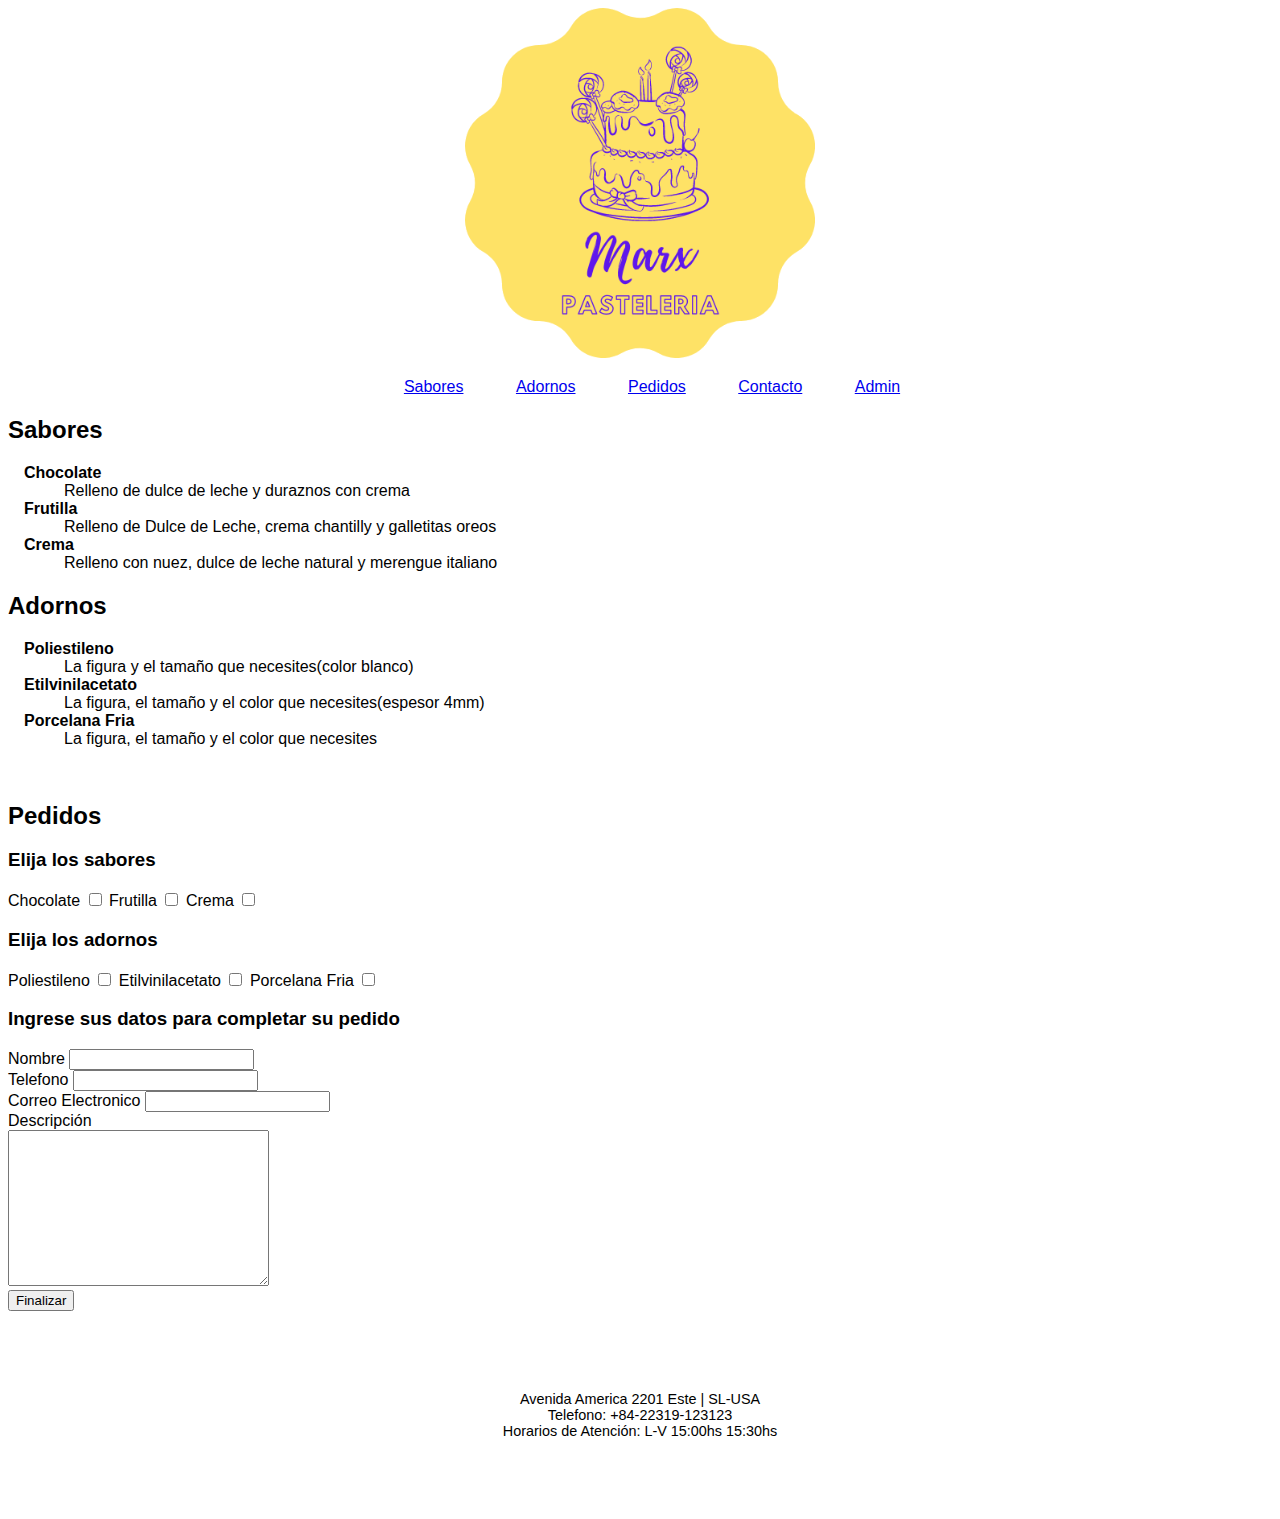
<file: 02-HTML/index.html>
<!DOCTYPE html>
<html lang="es">
<head>
    <meta charset="UTF-8">
    <meta http-equiv="X-UA-Compatible" content="IE=edge">
    <meta name="viewport" content="width=device-width, initial-scale=1.0">
    <title>Pastería Marx</title>
    <style>
        *{
            font-family: Verdana, Geneva, Tahoma, sans-serif;
        }
        #main-header{
            text-align: center;
        }
        dl{
            margin: 1rem;
        }

        #navi {
            text-align: center;
        }
        #navi li{
            display: inline;
            padding-left: 1rem;
            padding-right: 2rem;
        }
        footer{
            text-align: center;
            margin: 5rem;
            font-size: 0.9rem;
        }
        footer p{
            text-align: center;
            margin: 0rem;
            font-size: 0.9rem;
        }
    </style>
</head>
<body>
    <header id="main-header">
        <img src="./img/marx-logo1.png" alt="mark-logo" width="350rem" height="350rem"/>
    </header>
    <nav id="navi">
        <ul>
            <li><a href="#sabores">Sabores</a></li>
            <li><a href="#adornos">Adornos</a></li>
            <li><a href="#pedidos">Pedidos</a></li>
            <li><a href="#contacto">Contacto</a></li>
            <li><a href="./pastelero.html" target="_blank">Admin</a></li>
        </ul>
    </nav>
    <main>
        <section id="sabores">
            <h2><b>Sabores</b></h2>
            <dl>
                <dt><b>Chocolate</b></dt>
                <dd>Relleno de dulce de leche y duraznos con crema</dd>
                <dt><b>Frutilla</b></dt>
                <dd>Relleno de Dulce de Leche, crema chantilly y galletitas oreos</dd>
                <dt><b>Crema</b></dt>
                <dd>Relleno con nuez, dulce de leche natural y merengue italiano</dd>
            </dl>
        </section>
        <section id="adornos">
            <h2><b>Adornos</b></h2>
            <dl>
                <dt><b>Poliestileno</b></dt>
                <dd>La figura y el tamaño que necesites(color blanco)</dd>
                <dt><b>Etilvinilacetato</b></dt>
                <dd>La figura, el tamaño y el color que necesites(espesor 4mm)</dd>
                <dt><b>Porcelana Fria</b></dt>
                <dd>La figura, el tamaño y el color que necesites</dd>
            </dl>
        </section>
        <br/>
        <section id="pedidos">
            <h2>Pedidos</h2>
            <div id="combinar-sabores">
                <h3><b>Elija los sabores</b></h3>
                <label for="sab-chocolate">Chocolate</label>
                <input id="sab-chocolate" type="checkbox" name="Chocolate" form="form-pedido"/>
                <label for="sab-frutilla">Frutilla</label>
                <input id="sab-frutilla" type="checkbox" name="Frutilla" form="form-pedido"/>
                <label for="sab-crema">Crema</label>
                <input id="sab-crema" type="checkbox" name="Crema" form="form-pedido"/>
            </div>
            <div id="combinar-adornos">
                <h3><b>Elija los adornos</b></h3>
                <label for="ador-poli">Poliestileno</label>
                <input id="ador-poli" type="checkbox" name="Poliestileno" form="form-pedido"/>
                <label for="ador-eti">Etilvinilacetato</label>
                <input id="ador-eti" type="checkbox" name="Etilvinilacetato" form="form-pedido"/>
                <label for="ador-porc">Porcelana Fria</label>
                <input id="ador-porc" type="checkbox" name="PorcelanaFria" form="form-pedido"/>
            </div>
            <div id="pedido-formbox">
                <h3>Ingrese sus datos para completar su pedido</h3>
                <form id="form-pedido" action="/">
                    <label for="form-nbre">Nombre</label>
                    <input id="form-nbre" type="text" name="nombre"/>
                    <br/>
                    <label for="form-tel">Telefono</label>
                    <input id="form-tel" type="number" name="telefono"/>
                    <br/>
                    <label for="form-mail">Correo Electronico</label>
                    <input id="form-mail" type="email" name="mail"/>
                    <br/>
                    <label for="form-descrip">Descripción</label><br>
                    <textarea id="form-descrip" type="text" name="descripcion" cols="30" rows="10"></textarea>
                    <br>
                    <button type="submit">Finalizar</button>
                </form>
            </div>
        </section>
        <section id="contacto">

        </section>
    </main>
    <footer>
        <p>Avenida America 2201 Este | SL-USA</p>
        <p>Telefono: +84-22319-123123</p>
        <p>Horarios de Atención: L-V 15:00hs 15:30hs</p>
    </footer>
</body>
</html>
</file>
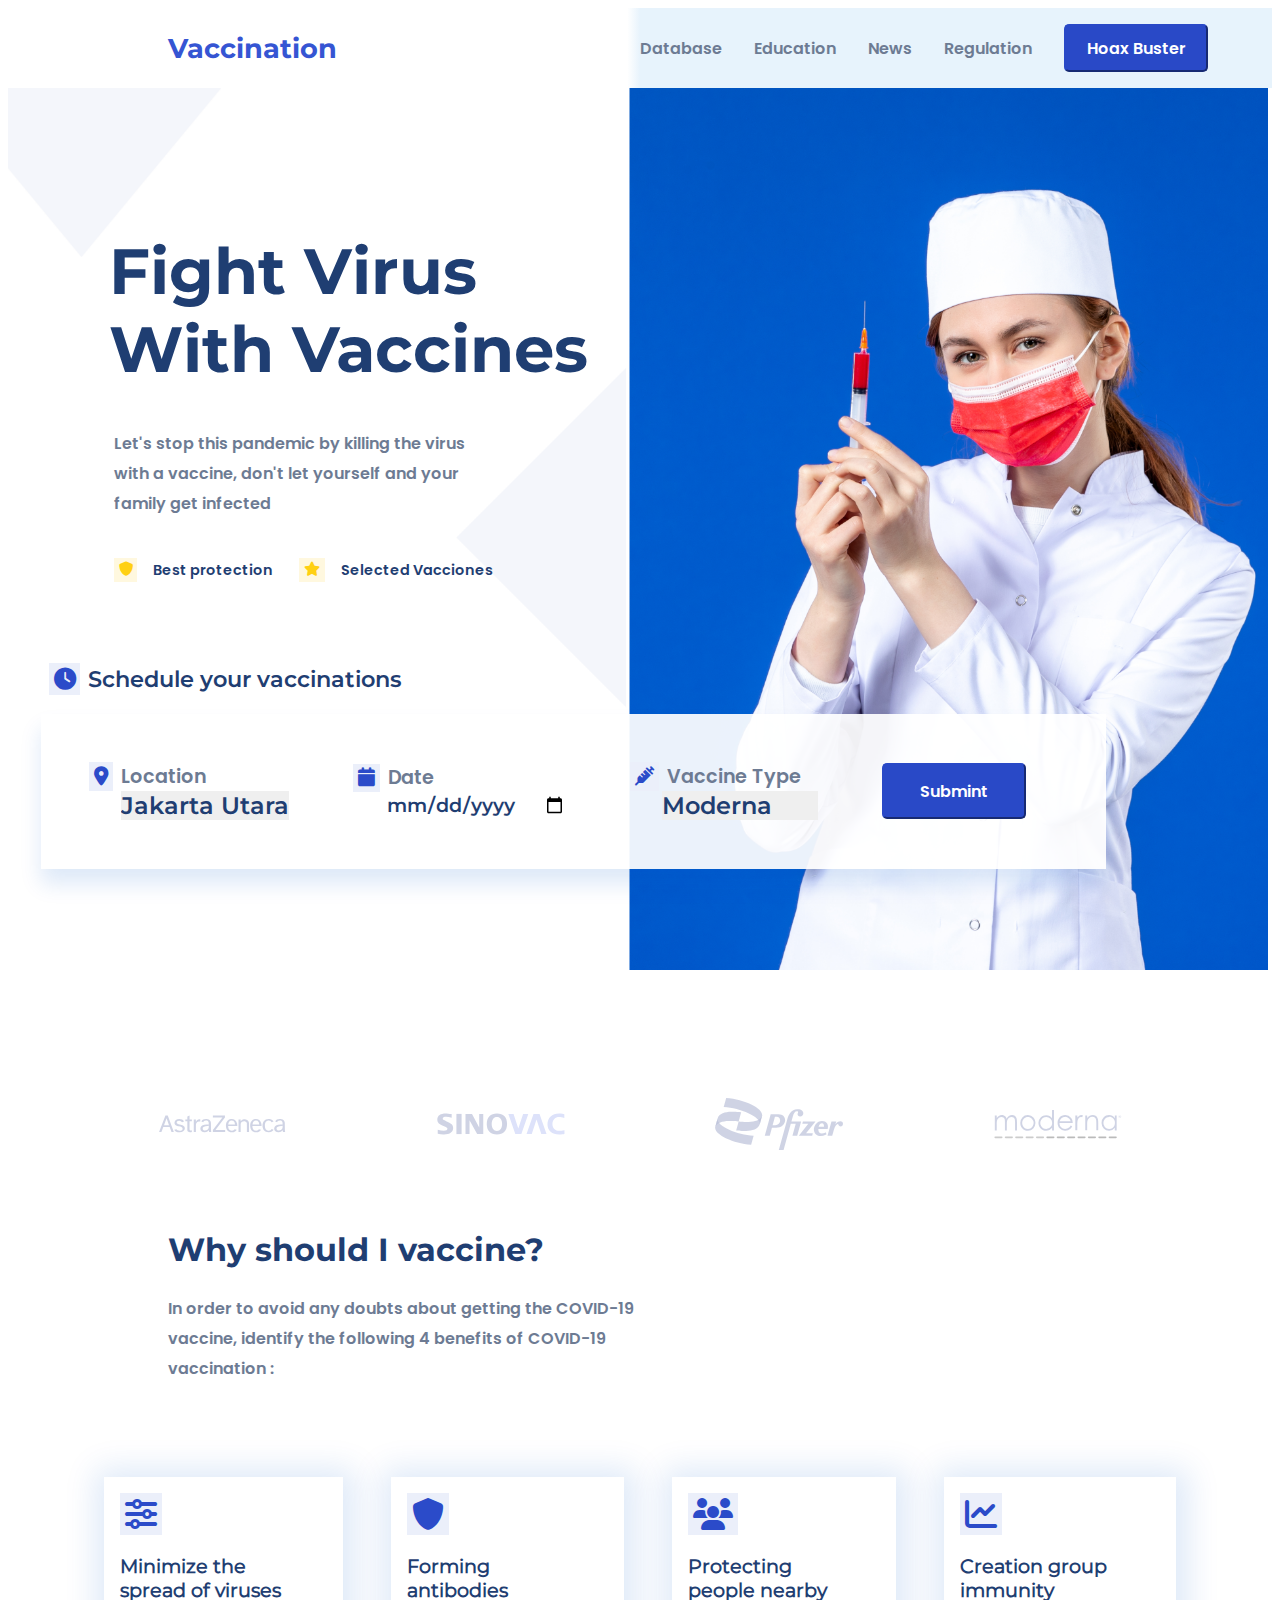
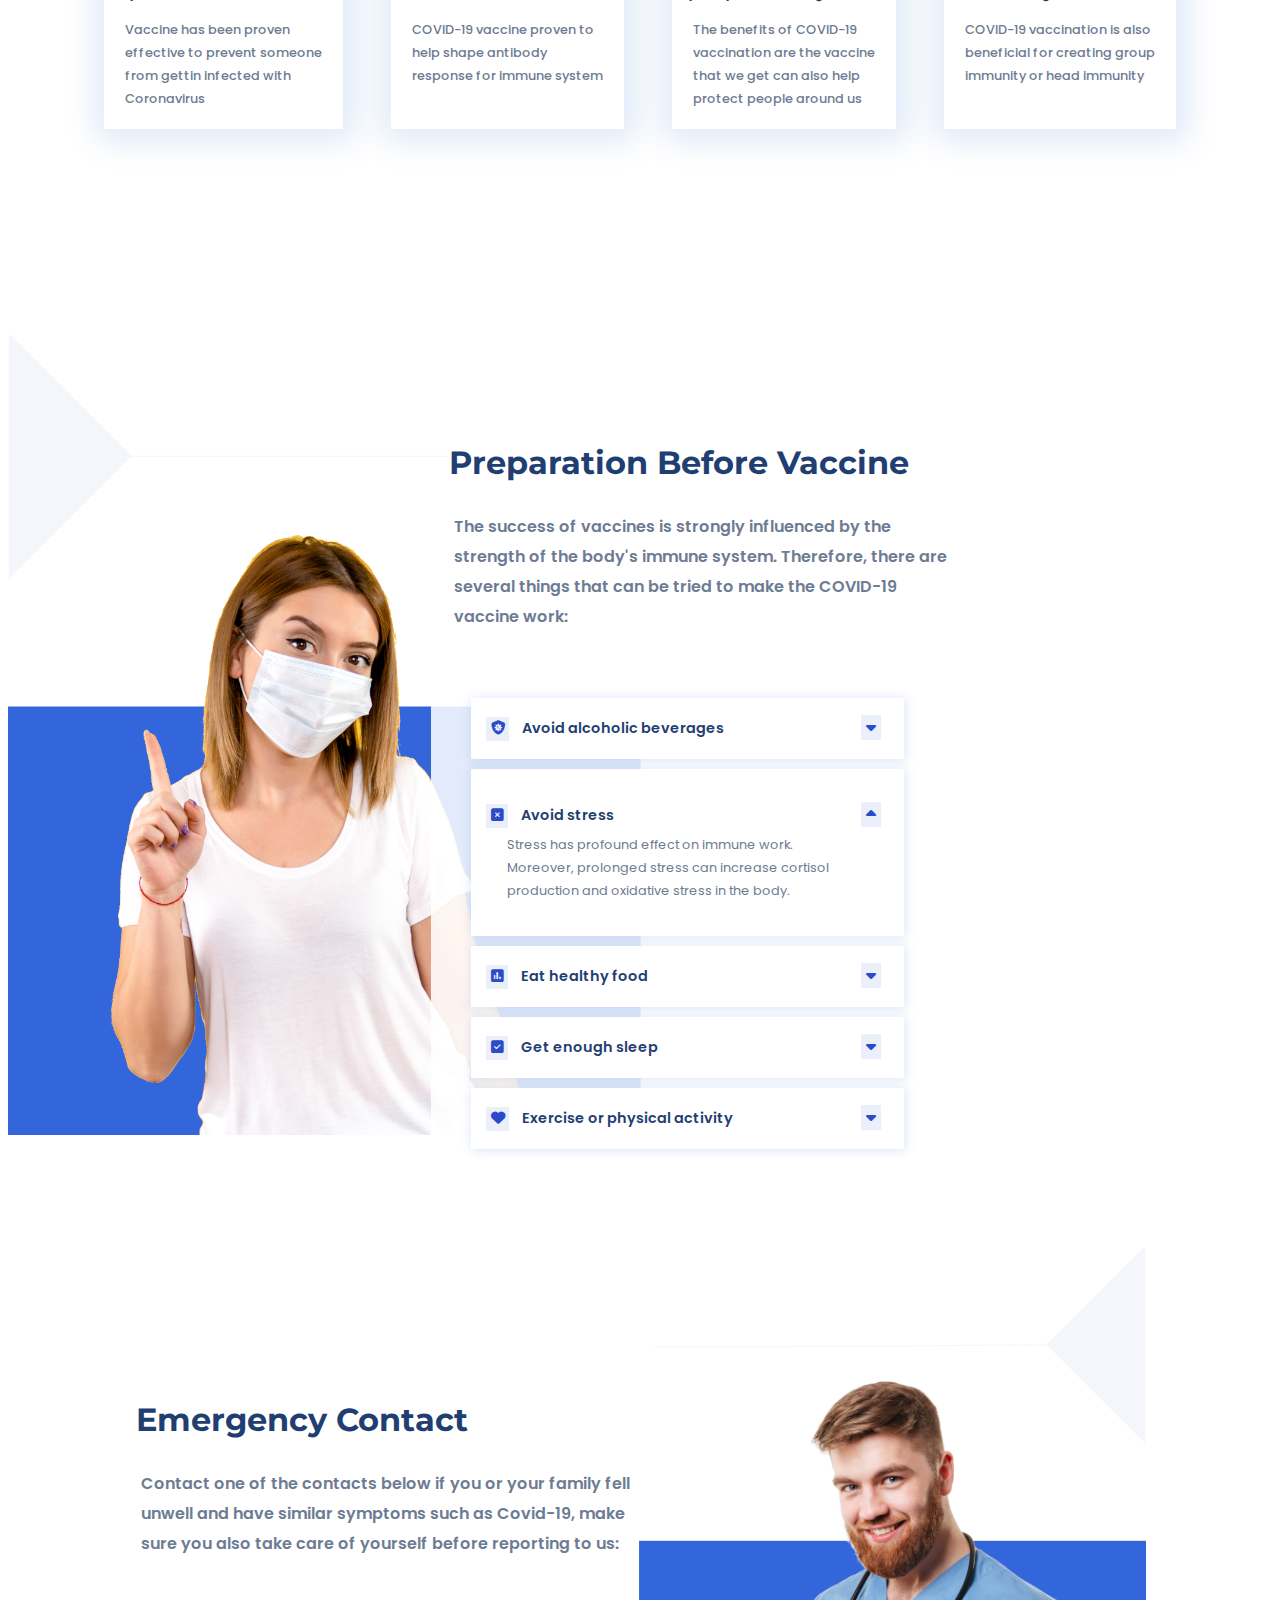
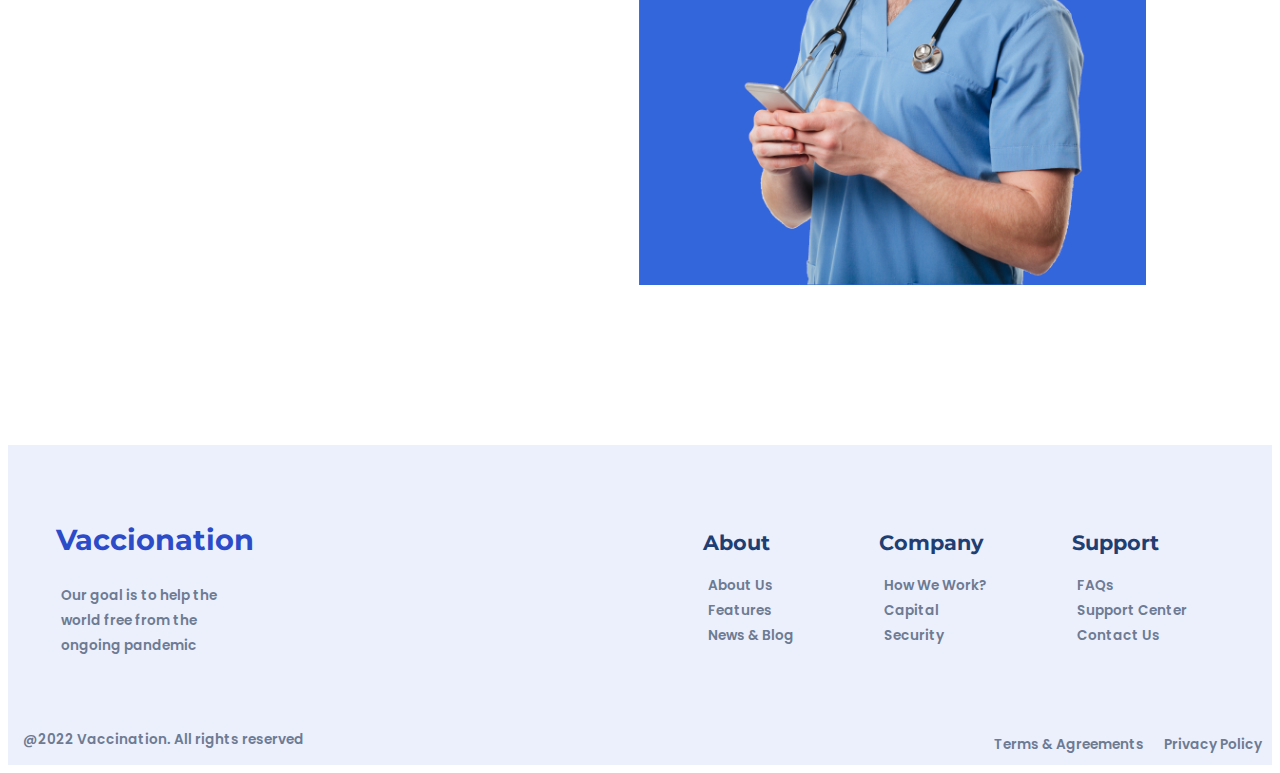
<file: 03-CSS/index.html>
<!DOCTYPE html>
<html lang="en">
<head>
    <meta charset="UTF-8">
    <meta http-equiv="X-UA-Compatible" content="IE=edge">
    <meta name="viewport" content="width=device-width, initial-scale=1.0">
    <title>Vaccination</title>
    <link rel="stylesheet" href="./css/style.css">
    <link rel="stylesheet" href="./css/inicio.css">
    <link rel="stylesheet" href="https://cdnjs.cloudflare.com/ajax/libs/font-awesome/6.2.0/css/all.min.css">

</head>
<body>
    <header class="container-row">
        <h1 id="titulo">Vaccination</h1>
        <nav id="menu">
            <ul id="menu-list">
               <li id="m-db"><a class="nav-but-text" href="">Database</a></li>
               <li id="m-edu"><a class="nav-but-text" href="">Education</a></li>
               <li id="m-news"><a class="nav-but-text" href="">News</a></li>
               <li id="m-reg"><a class="nav-but-text" href="">Regulation</a></li>
               <li id="m-hoax" class="nav-but-blue"><button id="but-hoax">Hoax Buster</button></li>
            </ul>
        </nav> 
    </header>
    <main class="main">
        <section id="inicio-section" class="ini-container">
            <div class="init">
                <div class="ini-title">
                    <h1>Fight Virus <br> With Vaccines</h1>
                    <p>Let's stop this pandemic by killing the virus</p><p> with a vaccine, don't let yourself and your </p><p>family get infected</p>
                </div>
                <div class="best-selected">
                    <!-- <span class="material-symbols-outlined icon-yellow">verified_user</span> -->
                    
                    <p><i class="fa-solid fa-shield icon-yellow fa-1x"></i>Best protection</p>
                    <p><i class="fa-solid fa-star icon-yellow fa-1x"></i>Selected Vacciones</p>
                </div>
            </div>
            <div class="ini-form">
                <h2><i class="fa-solid fa-clock icon-blue"></i>Schedule your vaccinations</h2>
                <div class="ini-form-cont">
                    <form action="" method="post">
                        <div class="ini-form-input-sel">
                            <label for="location"><i class="fa-solid fa-location-dot icon-blue"></i>Location</label><br>
                            <select name="location" id="location">
                                <option value="Jakarta Utara">Jakarta Utara</option>
                            </select>
                        </div>
                        <div class="ini-form-input-sel">
                            <label for="date"><i class="fa-solid fa-calendar icon-blue"></i>Date</label><br>
                            <input name="date" id="date" type="date"/> <!--agregar fecha actual from js-->
                        </div>
                        <div class="ini-form-input-sel">
                            <label for="vaccine-type"><i class="fa-solid fa-syringe icon-blue"></i>Vaccine Type</label><br>
                            <select name="vaccine-type" id="vaccine-type">
                                <option value="Aztrazeneca">AztraZeneca</option>
                                <option value="Sinovac">SinoVac</option>
                                <option value="Pfizer">Pfizer</option>
                                <option value="Moderna" selected>Moderna</option>
                            </select>
                        </div>
                        <button type="submit" class="but-sub">Submint</button>
                    </form>
                </div>
            </div> 
        </section>
        <section class="why-section">
            <div class="marcas-img-container">
                <img src="./img/astrazeneca_logo2.svg" alt="astrazeneca">
                <img src="./img/Sinovac_logo.svg" alt="sinovac">
                <img src="./img/Pfizer_(2021).svg" alt="pfizer">
                <img src="./img/Moderna_logo.svg" alt="moderna">
            </div>
            <h2>Why should I vaccine?</h2>
            <p>In order to avoid any doubts about getting the COVID-19</p><p>vaccine, identify the following 4 benefits of COVID-19 </p><p>vaccination :</p>
            <div class="cards-container">
                <div class="card">
                    <i class="fa-solid fa-sliders icon-blue"></i>
                    <h3>Minimize the<br>spread of viruses</h3>
                    <p class="">Vaccine has been proven</p>
                    <p class="">effective to prevent someone</p>
                    <p class="">from gettin infected with</p>
                    <p class="">Coronavirus</p>
                </div>
                <div class="card">
                    <i class="fa-solid fa-shield icon-blue"></i>
                    <h3>Forming<br>antibodies</h3>
                    <p class="">COVID-19 vaccine proven to</p>
                    <p class="">help shape antibody</p>
                    <p class="">response for immune system</p>
                </div>
                <div class="card">
                    <i class="fa-solid fa-users icon-blue"></i>
                    <h3>Protecting<br>people nearby</h3>
                    <p class="">The benefits of COVID-19</p>
                    <p class="">vaccination are the vaccine</p>
                    <p class="">that we get can also help</p>
                    <p class="">protect people around us</p>
                </div>
                <div class="card">
                    <i class="fa-solid fa-chart-line icon-blue"></i>
                    <h3>Creation group<br>immunity</h3>
                    <p class="">COVID-19 vaccination is also</p>
                    <p class="">beneficial for creating group</p>
                    <p class="">immunity or head immunity</p>
                </div>
            </div>
        </section>
        <section class="preparation-section">
            <div class="prep-whole">
                <div class="prep-container">
                    <h2>Preparation Before Vaccine</h2>
                    <p>The success of vaccines is strongly influenced by the</p>
                    <p>strength of the body's immune system. Therefore, there are</p>
                    <p>several things that can be tried to make the COVID-19</p>
                    <p>vaccine work:</p>
                </div>
                <div class="prep-list">
                    <ul class="prep-ul">
                        <li class="prep-li boxshadow">
                            <div class="una">
                                <i class="fa-solid fa-shield-virus icon-blue"></i>
                                <p>Avoid alcoholic beverages</p>
                            </div>
                            <i class="fa-solid fa-caret-down icon-blue up-down"></i>
                        </li>
                        <li class="prep-lis boxshadow">
                            <div class="prep-li">
                                <div class="una">
                                    <i class="fa-solid fa-square-xmark icon-blue"></i>
                                    <p>Avoid stress</p>
                                </div>
                                <i class="fa-solid fa-caret-up icon-blue up-down"></i>
                            </div>
                            <div class="prep-li-text">
                                <p>Stress has profound effect on immune work.</p>
                                <p>Moreover, prolonged stress can increase cortisol</p>
                                <p>production and oxidative stress in the body.</p>
                            </div>
                        </li>
                        <li class="prep-li boxshadow">
                            <div class="una">
                                <i class="fa-solid fa-square-poll-vertical icon-blue"></i>
                                <p>Eat healthy food</p>
                            </div>
                            <i class="fa-solid fa-caret-down icon-blue up-down"></i>
                        </li>
                        <li class="prep-li boxshadow">
                            <div class="una">
                                <i class="fa-solid fa-square-check icon-blue"></i>
                                <p>Get enough sleep</p>
                            </div>
                            <i class="fa-solid fa-caret-down icon-blue up-down"></i>
                        </li>
                        <li class="prep-li boxshadow">
                            <div class="una">
                                <i class="fa-solid fa-heart icon-blue"></i>
                                <p>Exercise or physical activity</p>
                            </div>
                            <i class="fa-solid fa-caret-down icon-blue up-down"></i>
                        </li>
                    </ul>
                </div>
            </div>
        </section>
        <section class="emergency-section">
            <div class="eme-container">
                <h2>Emergency Contact</h2>
                <p>Contact one of the contacts below if you or your family fell</p>
                <p>unwell and have similar symptoms such as Covid-19, make</p>
                <p>sure you also take care of yourself before reporting to us:</p>
            </div>
        </section>
    </main>
    <footer class="footer">
        <div class="sub-foo">
            <div class="foo-vac">
                <h3>Vaccionation</h3>
                <p>Our goal is to help the</p>
                <p>world free from the</p>
                <p>ongoing pandemic</p>
            </div>
            <div class="cards2">
                <div class="card2">
                    <h3>About</h3>
                    <p>About Us</p>
                    <p>Features</p>
                    <p>News & Blog</p>
                </div>
                <div class="card2">
                    <h3>Company</h3>
                    <p>How We Work?</p>
                    <p>Capital</p>
                    <p>Security</p>
                </div>
                <div class="card2">
                    <h3>Support</h3>
                    <p>FAQs</p>
                    <p>Support Center</p>
                    <p>Contact Us</p>
                </div>
            </div>
        </div>
        <div class="end-line">
            <p>@2022 Vaccination. All rights reserved</p>
            <div class="end">
                <p>Terms & Agreements</p>
                <p>Privacy Policy</p>
            </div>
        </div>
    </footer>
</body>
</html>
</file>
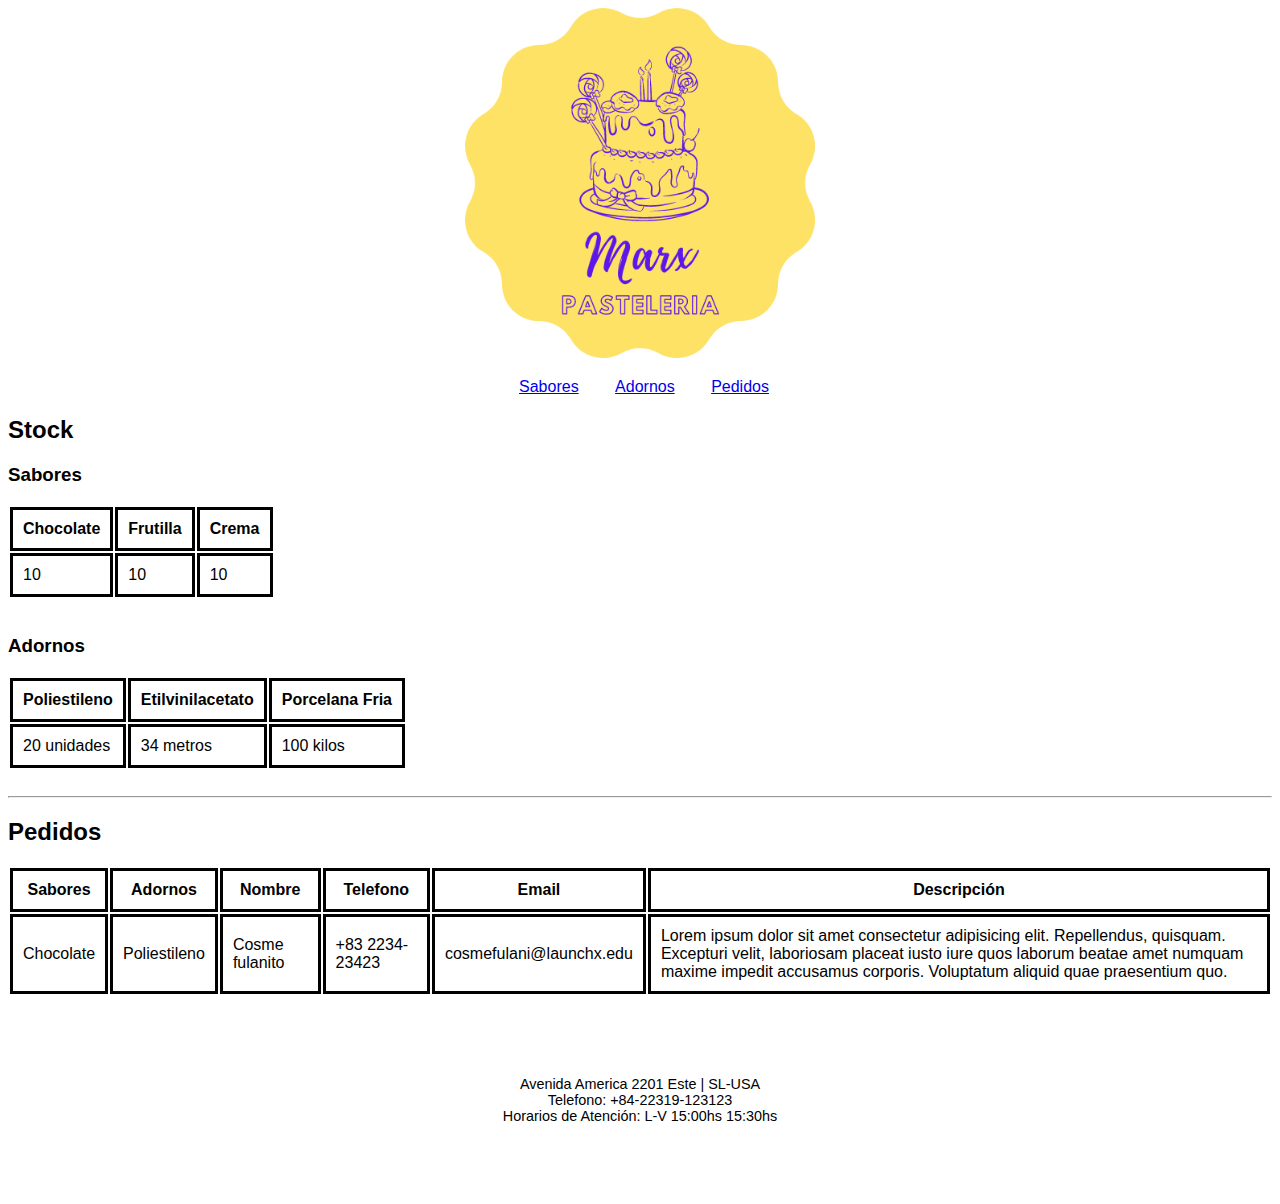
<file: 02-HTML/pastelero.html>
<!DOCTYPE html>
<html lang="en">
<head>
    <meta charset="UTF-8">
    <meta http-equiv="X-UA-Compatible" content="IE=edge">
    <meta name="viewport" content="width=device-width, initial-scale=1.0">
    <title>Pastelero</title>
    <style>
        *{
            font-family: Verdana, Geneva, Tahoma, sans-serif;
        }
        #main-header{
            text-align: center;
        }
        #navi {
            text-align: center;
        }
        #navi li{
            display: inline;
            padding-right: 2rem;
        }
        th,td{
            padding: 10px;
            border: 3px solid;
        }
        footer{
            text-align: center;
            margin: 5rem;
            font-size: 0.9rem;
        }
        footer p{
            text-align: center;
            margin: 0rem;
            font-size: 0.9rem;
        }
    </style>
</head>
<body>
    <header id="main-header">
        <img src="./img/marx-logo1.png" alt="mark-logo" width="350rem" height="350rem"/>
    </header>
    <nav id="navi">
        <ul>
            <li><a href="#sabores">Sabores</a></li>
            <li><a href="#adornos">Adornos</a></li>
            <li><a href="#pedidos">Pedidos</a></li>
          
        </ul>
    </nav>
    <main>
        <h2>Stock</h2>
        <section id="sabores">
            <h3>Sabores</h3>
            <table>
                <tr>
                    <th>Chocolate</th>
                    <th>Frutilla</th>
                    <th>Crema</th>
                </tr>
                <tr>
                    <td>10</td>
                    <td>10</td>
                    <td>10</td>
                </tr>
            </table>
        </section>
        <br>
        <section id="adornos">
            <h3>Adornos</h3>
            <table>
                <tr>
                    <th>Poliestileno</th>
                    <th>Etilvinilacetato</th>
                    <th>Porcelana Fria</th>
                </tr>
                <tr>
                    <td>20 unidades</td>
                    <td>34 metros</td>
                    <td>100 kilos</td>
                </tr>
            </table>
        </section>
        <br>
        <hr>
        <section id="pedidos">
            <h2>Pedidos</h2>
            <table>
                <tr>
                    <th>Sabores</th>
                    <th>Adornos</th>
                    <th>Nombre</th>
                    <th>Telefono</th>
                    <th>Email</th>
                    <th>Descripción</th>
                </tr>
                <tr>
                    <td>Chocolate</td>
                    <td>Poliestileno</td>
                    <td>Cosme fulanito</td>
                    <td>+83 2234-23423</td>
                    <td>cosmefulani@launchx.edu</td>
                    <td>Lorem ipsum dolor sit amet consectetur adipisicing elit. Repellendus, quisquam. Excepturi velit, laboriosam placeat iusto iure quos laborum beatae amet numquam maxime impedit accusamus corporis. Voluptatum aliquid quae praesentium quo.</td>
                </tr>
            </table>
        </section>
    </main>
    <footer>
        <p>Avenida America 2201 Este | SL-USA</p>
        <p>Telefono: +84-22319-123123</p>
        <p>Horarios de Atención: L-V 15:00hs 15:30hs</p>
    </footer>
</body>
</html>
</file>
<file: 03-CSS/css/style.css>
@font-face {
    font-family: Poppins-Bold;
    src: url("../fonts/Poppins/Poppins-Bold.ttf");
}
@font-face {
    font-family: Poppins-Reg;
    src: url("../fonts/Poppins/Poppins-Regular.ttf");
}
@font-face {
    font-family: Poppins-Semi;
    src: url("../fonts/Poppins/Poppins-SemiBold.ttf");
}
@font-face {
    font-family: Poppins-Medi;
    src: url("../fonts/Poppins/Poppins-Medium.ttf");
}
@font-face {
    font-family: Monserrat-Bold;
    src: url("../fonts/Monserrat/static/Montserrat-Bold.ttf");
}
@font-face {
    font-family: Monserrat-Regular;
    src: url("../fonts/Monserrat/static/Montserrat-Regular.ttf");
}
@font-face {
    font-family: Monserrat-Semibold;
    src: url("../fonts/Monserrat/static/Montserrat-SemiBold.ttf");
}
*{
    font-family: Poppins-Reg, Arial;
}
.container-row{
    margin: 0 0;
    padding: 0;
    display: flex;
    align-items: center;
    justify-content: space-between;
    background-image: linear-gradient(to right,#fff 49%, #e7f3fc 50%);
    background-position: center;
}
#titulo{
    /* align-items: center; */
    padding-left: 10rem;
    font-size: 1.7rem;
    font-family: Monserrat-Bold;
    color: #3555d3;
}
a:link, a:visited, a:active{
    text-decoration: none;
}
.nav-but-text{
    color: #6d7b93;
}

#menu-list {
    display: flex;
    padding: 0;
    justify-content: center;
    align-content: center;
    
}

#menu-list li{
    list-style-type: none;
    padding-right: 2rem;
    align-self: center;
   
}

#menu-list a{
    font-size: 1rem;
    font-family: Poppins-Semi;
}
#menu{
  
    
     align-content: center;
     padding-right: 2rem;
   
}
#but-hoax{
    font-family: Poppins-Semi;
    font-size: 1rem;
    color: white;
    background-color: #2949c7;
    border-color: #2949c7;
    border-radius: 5px;
    width: 9rem;
    height: 3rem;
}
/*
 nav{
    
    background-color: blue;
}

ul{
    background-color: green;
}
header{
    background-color: gray;
}
h1{
    background-color: blueviolet;
}
li{
    background-color: orange;
}
a{
    background-color: red;
} */
.container{
    display: flex;
    background-color: lightgray;
    height: 60vh;
    width: 98vw;
    justify-content: center;
    flex-flow: row wrap;
     /* align-items: center; */
    align-content: center;  

}
.one{
    background-color: green;
    height: 6rem;
    width: 6rem; 
    align-self: flex-start;
    flex-grow: 2;
      
/* flex: 1 1 6rem; */
}
.two{
    background-color: red;
    height: 6rem;
    width: 6rem;
    align-self: flex-end;
    flex-grow: 1;
}
.three{
    background-color: blue;
    height: 6rem;
    width: 6rem;
    align-self: flex-end;
    flex-grow: 1;
}
.four{
    background-color: orange;
    height: 6rem;
    width: 6rem;
    align-self: flex-end;
    flex-grow: 1;
}
.pe{
    margin: 10px;
}
</file>
<file: 03-CSS/css/inicio.css>
p{
    margin: 5px;
}
.ini-title > h1{
    font-family: Monserrat-Bold;
    font-size: 4rem;
    color:#1f3e72;
}
.ini-title > p{
    color:#6d7b93;
    font-family: Poppins-Semi;
}
.ini-title{
    margin-top: 8%;
    margin-left: 8%;
}
.best-selected > p{
    color: #1f3e72;
    font-size: 0.9rem;
    font-family: Poppins-Semi;
}
.best-selected{
    margin-left: 8%;
    /* height: 3rem; */
    /* background-color: blue; */
    display: flex;
    gap: 1rem;
    justify-content: flex-start;
    /* align-content: baseline; */
}
.ini-form > h2{
   color:#1f3e72;
   font-size: 1.4rem;
   font-family: Monserrat-Semibold;
   width: 34vw;
   text-align: center;
}
/* 
.ini-form-input-sel label{
    display: block;
}
.ini-form form{
    display: flex;
    gap: 2rem;
} */
.ini-container
{
    background-image: url(../img/nurse-init2.png);
    background-position: center;
    background-repeat: no-repeat;
    background-size: cover;
    height: 98vh;
    width: 98.4vw;
}
.init{
    display: flex;
    flex-direction: column;
    gap: 2rem;
    justify-content: flex-start;
    /* align-self: baseline; */
}
.icon-yellow{
    color: #ffd012;
    background-color: #fff8df;
    padding: 0.3rem;
    margin-right: 1rem;
}
.icon-blue{
    color: #2b4bc9;
    background-color: #ebeffa;
    padding: 0.3rem;
    margin-right: 0.5rem;
}
.ini-form-cont {
    display: flex;
    justify-content: center;
    flex-flow: row wrap;
    margin-right: 10vw;
}
.ini-form-cont > form{
    background-color: #ffffffeb;
    /* width: 80vw; */
    /* height: 15vh; */
    /* width: 50vw;
    margin-left: 25vw; */
    padding: 3rem;
    display: inline-flex;
    flex-flow: row wrap;
    justify-content: center;
    align-items: center;
    gap: 4rem;
    box-shadow: 0px 15px 20px #015bcd22;
}
.ini-form{
    margin-top: 6vw;
    /* width: 50vw;
    margin-left: 25vw; */
}
.ini-form-input-sel{
    display: block;
}
.ini-form-input-sel > label{
    color: #6d7b93;
    font-family: Poppins-Semi;
    font-size: 1.2rem;
}
.ini-form-input-sel > select{
    color: #1f3e72;
    appearance: none;
    -webkit-appearance: none;
    -moz-appearance: none;
    border: none;
    margin-left: 2rem;
    font-family: Monserrat-Semibold;
    font-size: 1.5rem;
}

.ini-form-input-sel > input{
    color: #1f3e72;
    border: none;
    margin-left: 2rem;
    font-family: Monserrat-Semibold;
    font-size: 1.2rem;
}
.but-sub{
    font-family: Poppins-Semi;
    font-size: 1rem;
    color: white;
    background-color: #2949c7;
    border-color: #2949c7;
    border-radius: 5px;
    width: 9rem;
    height: 3.5rem;
    margin-right: 2rem;
    
}
.marcas-img-container > img{
    width: 10vw;
    
}
.marcas-img-container{
    width: 100%;
    margin-top: 5rem;
    display: flex;
    flex-flow: row wrap;
    justify-content: space-evenly;
    opacity: 1;
    margin-bottom: 5rem;
}
.why-section{
    margin-top: 3rem;
}
.why-section > h2{
   color:#1f3e72;
   font-size: 2rem;
   font-family: Monserrat-Bold;
   /* text-align: start; */
   margin-left: 10rem;
}
.why-section > p{
    color:#6d7b93;
    font-family: Poppins-Semi;
    margin-left: 10rem;
}
.cards-container{
    margin-top: 5rem;
    display: flex;
    flex-flow: row wrap;
    justify-content: center;
    margin-bottom: 5rem;
    gap:1rem;
}
.card{
    padding: 1rem;
    box-shadow: 2px 2px 30px 10px #015bcd22;
    margin: 1rem;
}
.card > i{
    font-size: 2rem;

}
.card > h3{
   color:#1f3e72;
   font-size: 1.2rem;
   font-family: Monserrat-Regular;

}
.card > p{
    color:#6d7b93;
    font-family: Poppins-Medi;
    font-size: 0.8rem;
}
.preparation-section{
    margin-top: 5rem;
    background-image: url(../img/preparation-background.png);
    background-position: center;
    background-repeat: no-repeat;
    background-size: contain;
    flex-basis: 50vw;
}
.prep-whole{
    display: flex;
    flex-flow: column wrap;
    align-items: flex-end ;
    

    padding-top: 7rem;;
    padding-right: 20rem;
}
.up-down{
    
}
.prep-li-text{
    color:#6d7b93;
    font-family: Poppins-Semi;
    font-size: 0.8rem;
    margin-left: 1rem;
    padding-bottom: 1rem;
}
.prep-li > i {
    margin-left: 3rem;
}
.una > p{
    color:#1f3e72;
    font-family: Poppins-Semi;
    font-size: 0.9rem;
    margin-right: 5rem;
}
.prep-container{
    background-color: #ffffffdd;
}
.prep-container > h2{
    color:#1f3e72;
    font-size: 2rem;
    font-family: Monserrat-Bold;
    margin-bottom: 2rem;
}
.prep-container > p{
    color:#6d7b93;
    font-family: Poppins-Semi;
    font-size: 1rem;
}
.una{
    display: flex;
    justify-content: space-between;
    align-items: baseline;
    flex-flow: row wrap;
    color:#1f3e72;
    font-family: Poppins-Semi;
    font-size: 0.9rem;
}
.prep-li{
    display: flex;
    justify-content: space-between;
    flex-flow: row wrap;
    margin-top: 1rem;
    align-items: baseline;
}
.boxshadow{
    box-shadow: 1px 1px 10px 1px #015bcd22;
    padding-left: 1rem;
    background-color: white;
    padding: 15px;
    margin-top: 10px;
}

ul{
    list-style-type: none;
}
.prep-list{
    padding-right: 3rem;
    padding-top:3rem;
    background-color: #ffffffdd;
}
.emergency-section{
    margin-top: 5rem;
    background-image: url(../img/emergency-background.png);
    background-position: center;
    background-repeat: no-repeat;
    background-size: contain;
   
    display: flex;
    flex-flow: column wrap;
    align-items: flex-start;
    justify-content: flex-start;
    flex-basis: 50vw;
}
.eme-container{
    margin-left: 10vw;
    margin-top: 10vw;
}
.eme-container > h2{
    color:#1f3e72;
    font-size: 2rem;
    font-family: Monserrat-Bold;
    margin-bottom: 2rem;
}
.eme-container > p{
    color:#6d7b93;
    font-family: Poppins-Semi;
    font-size: 1rem;
}

.footer{
    margin-top: 10rem;
    background-color: #ecf0fd;
    /* height: 15vh; */
}
.end{
    display: flex;
    justify-content: flex-end;
}
.end-line > p{
    margin: 15px;
    color:#6d7b93;
    font-family: Poppins-Semi;
    font-size: 0.85rem;
}
.end > p{
    margin: 10px;
    color:#6d7b93;
    font-family: Poppins-Semi;
    font-size: 0.85rem;
}
.end-line{
    display: flex;
    justify-content: space-between;
    height: 100%;
    align-items: flex-end;
}
.sub-foo {
    display: flex;
    flex-flow: row wrap;
    justify-content: space-between;
    padding-top: 3rem ;
    align-items: baseline;
    padding-left: 3rem;
}
.cards2{
    display: flex;
    justify-content: flex-start;
    flex-flow: row wrap;
    gap: 5rem;
    margin-right: 5rem;
    margin-bottom: 4rem;
}
.card2 > h3{
    color:#1f3e72;
    font-size: 1.3rem;
    font-family: Monserrat-Bold;
}
.card2 > p{
    color:#6d7b93;
    font-family: Poppins-Semi;
    font-size: 0.85rem;
}
.foo-vac > p{
    color:#6d7b93;
    font-family: Poppins-Semi;
    font-size: 0.85rem;
}
.foo-vac > h3{
    color: #2b4bc9;
    font-size: 1.8rem;
    font-family: Monserrat-Bold;
}
.main{
    display: flex;
    flex-flow: column wrap;
}
</file>
